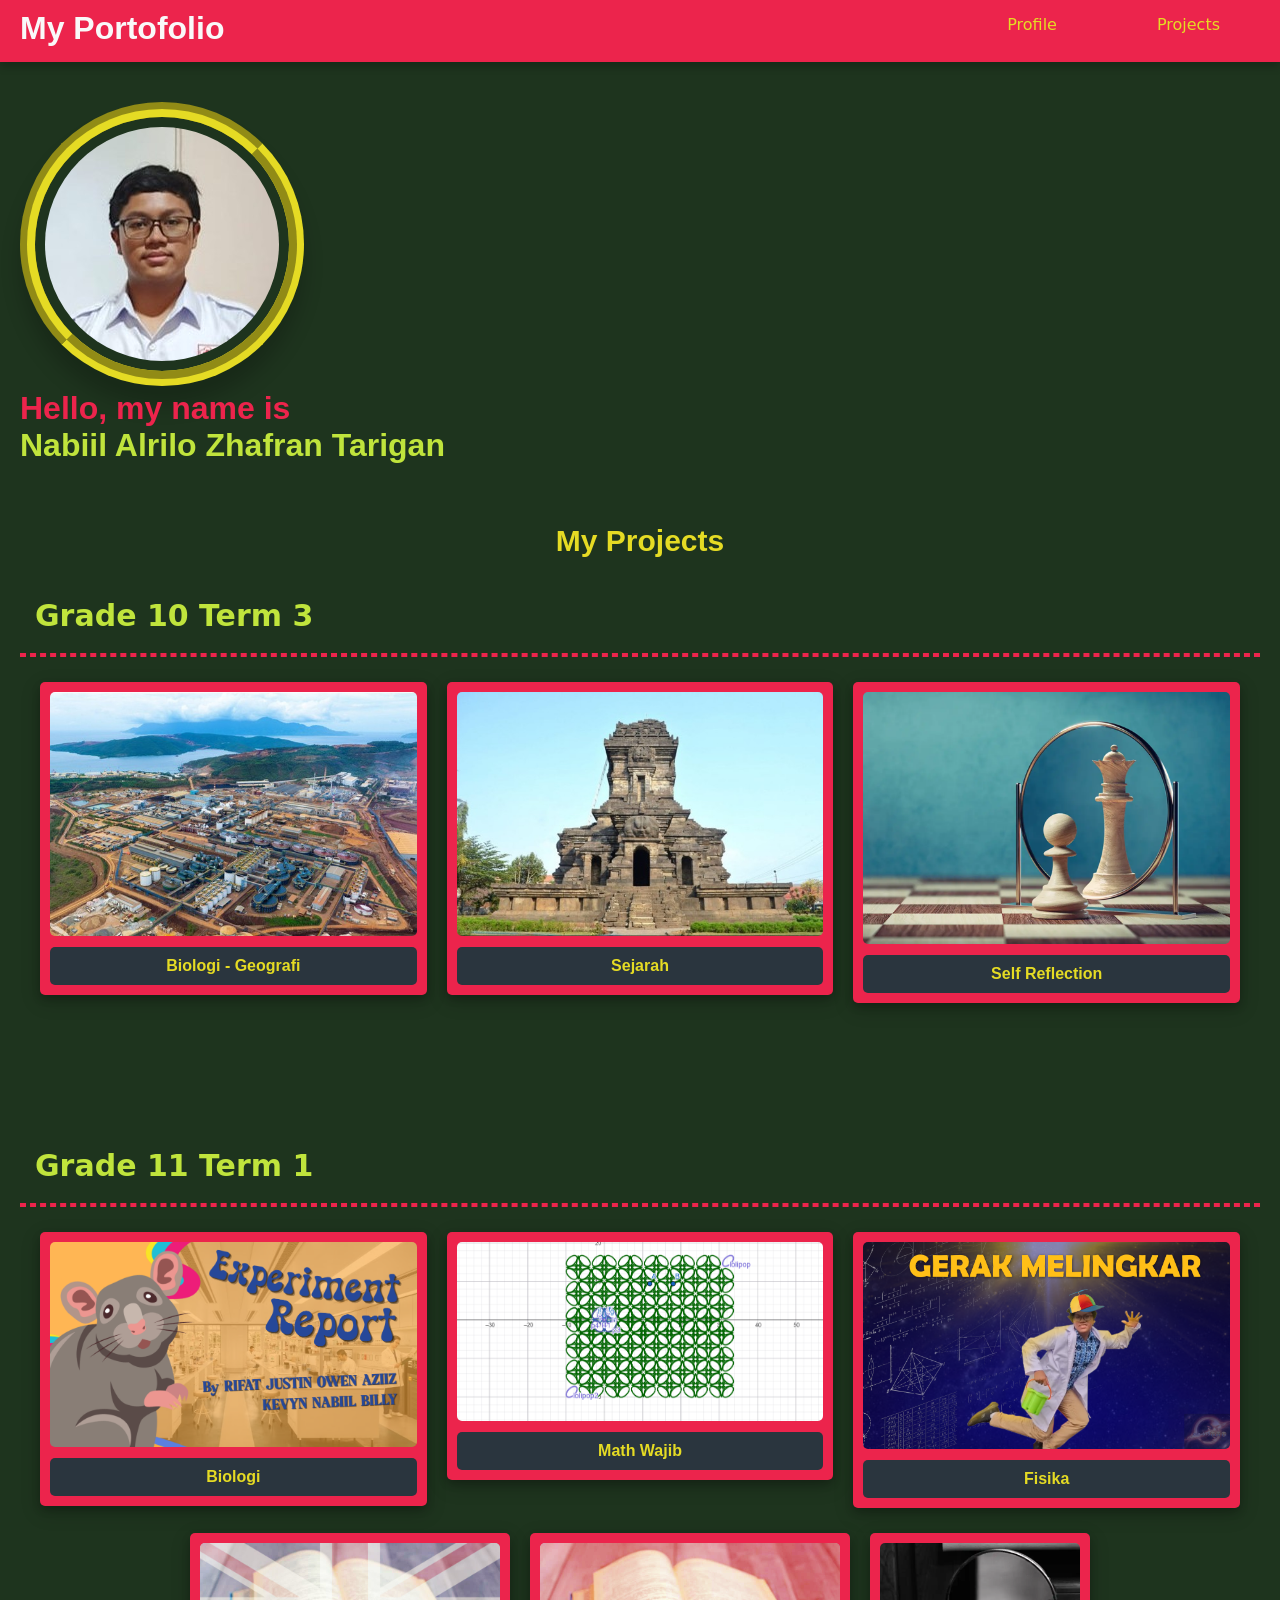
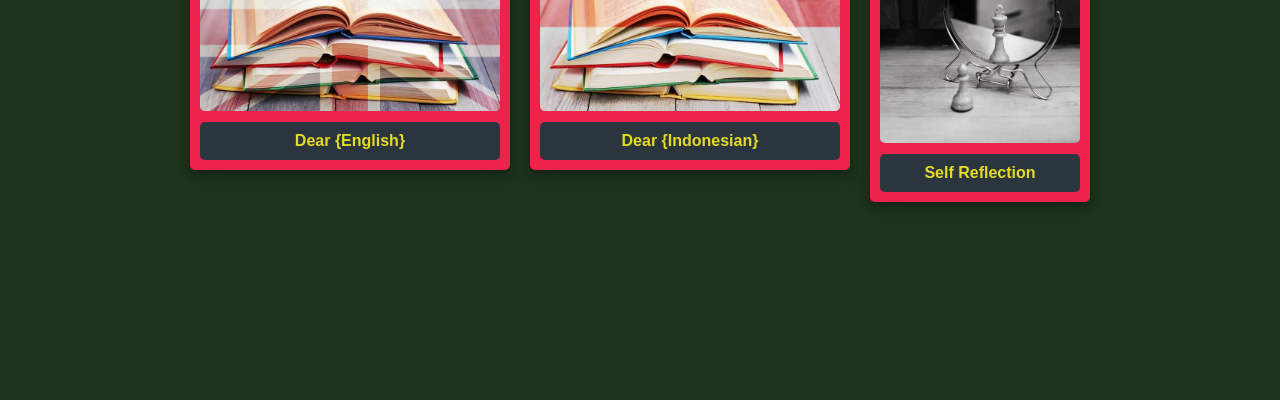
<file: index.html>
<!DOCTYPE html>

<html>
  <head>
    <title>Main Page</title>
    <link rel="stylesheet" href="style.css" />
  </head>

  <body class="index-body">
    <div class="top-bar">
      <h1 class="main-title">My Portofolio</h1>

      <div class="top-bar-nav">
        <ul class="top-bar-ul">
          <li><a href="#profile">Profile</a></li>
          <li><a href="#main-page-project">Projects</a></li>
        </ul>
      </div>
    </div>


    <header id="profile">
      <img
        class="profile-picture"
        src="imgs/Picture1.jpg"
        alt="a picture of me"
      >

      <h1 class="title">
        Hello, my name is
        <span class="name">
          Nabiil
          <span class="sub-name">Alrilo Zhafran Tarigan</span>
        </span>
      </h1>
    </header>


    <nav>

      <h2 id="main-page-project" class="main-page-project">
        My Projects
      </h2>


      <!-- Grade 10 Term 3 -->
      <div class="term-section">

        <h4 class="list-header">
          Grade 10 Term 3
        </h4>

        <hr>

        <div class="center">

          <ul class="term-10-3-nav">

            <li>
              <div class="project-ribbon">
                <a href="biologi-geografi-x.html">
                  <img src="imgs/pulau obi.jpg" alt="">
                </a>

                <div class="sejarah-link">
                  <a href="biologi-geografi-x.html">
                    Biologi - Geografi
                  </a>
                </div>
              </div>
            </li>


            <li>
              <div class="project-ribbon">
                <a href="sejarah.html">
                  <img src="imgs/singhasari.jpg" alt="">
                </a>

                <div class="sejarah-link">
                  <a href="sejarah.html">
                    Sejarah
                  </a>
                </div>
              </div>
            </li>


            <li>
              <div class="self-reflection-ribbon">
                <a href="self-reflection.html">
                  <img src="imgs/self-reflection-ribbon.png" alt="">
                </a>

                <div class="self-reflection-link">
                  <a href="self-reflection.html">
                    Self Reflection
                  </a>
                </div>
              </div>
            </li>
          </ul>
        </div>
      </div>

      <div style="height: 100px;">

      </div>

      <!-- Grade 11 Term 1 -->
      <div class="term-section">
        <h4 class="list-header">
          Grade 11 Term 1
        </h4>
        <hr>
        <div class="center">
          <ul class="term-11-1-nav">
            <!-- Grade 11 Term 1 projects go here -->

            <li>
              <div class="project-ribbon">
                <a href="biologi-xi.html">
                  <img src="imgs/experiment-report.png" alt="" style="min-width: 150px; max-width: 500px;">
                </a>

                <div class="sejarah-link">
                  <a href="biologi-xi.html">
                    Biologi
                  </a>
                </div>
              </div>
            </li>
            <li>
              <div class="project-ribbon">
                <a href="matwa-xi.html">
                  <img src="imgs/batik-thumbnail.png" alt="" style="min-width: 150px; max-width: 500px;">
                </a>
                <div class="sejarah-link">
                  <a href="matwa-xi.html">
                    Math Wajib
                  </a>
                </div>
              </div>
            </li>
            <li>
              <div class="project-ribbon">
                <a href="fisika-xi.html">
                  <img src="imgs/tumnail.png" alt="" style="min-width: 150px; max-width: 500px;">
                </a>
                <div class="sejarah-link">
                  <a href="fisika-xi.html">
                    Fisika
                  </a>
                </div>
              </div>
            </li>
          </ul>
        </div>
        <div class="center">
          <ul class="term-11-1-nav">
            <li>
              <div class="project-ribbon">
                <a href="dear-xi-eng.html">
                  <img src="imgs/dear-eng-xi.svg">
                </a>
                <div class="sejarah-link">
                  <a href="dear-xi-eng.html">
                    Dear {English}
                  </a>
                </div>
              </div>
            </li>

            <li>
              <div class="project-ribbon">
                <a href="dear-xi-indo.html">
                  <img src="imgs/dear-indo-xi.svg">
                </a>
                <div class="sejarah-link">
                  <a href="dear-xi-indo.html">
                    Dear {Indonesian}
                  </a>
                </div>
              </div>
            </li>

            <li>
              <div class="project-ribbon">
                <a href="self-reflection-xi.html">
                  <img src="imgs/self-reflection-ribbon-xi.webp" style="max-width: 200px;">
                </a>
                <div class="sejarah-link">
                  <a href="self-reflection-xi.html">
                    Self Reflection
                  </a>
                </div>
              </div>
            </li>
          </ul>
        </div>
      </div>
    </nav>


<script src="script.js"></script>
</body>
</html>
</file>
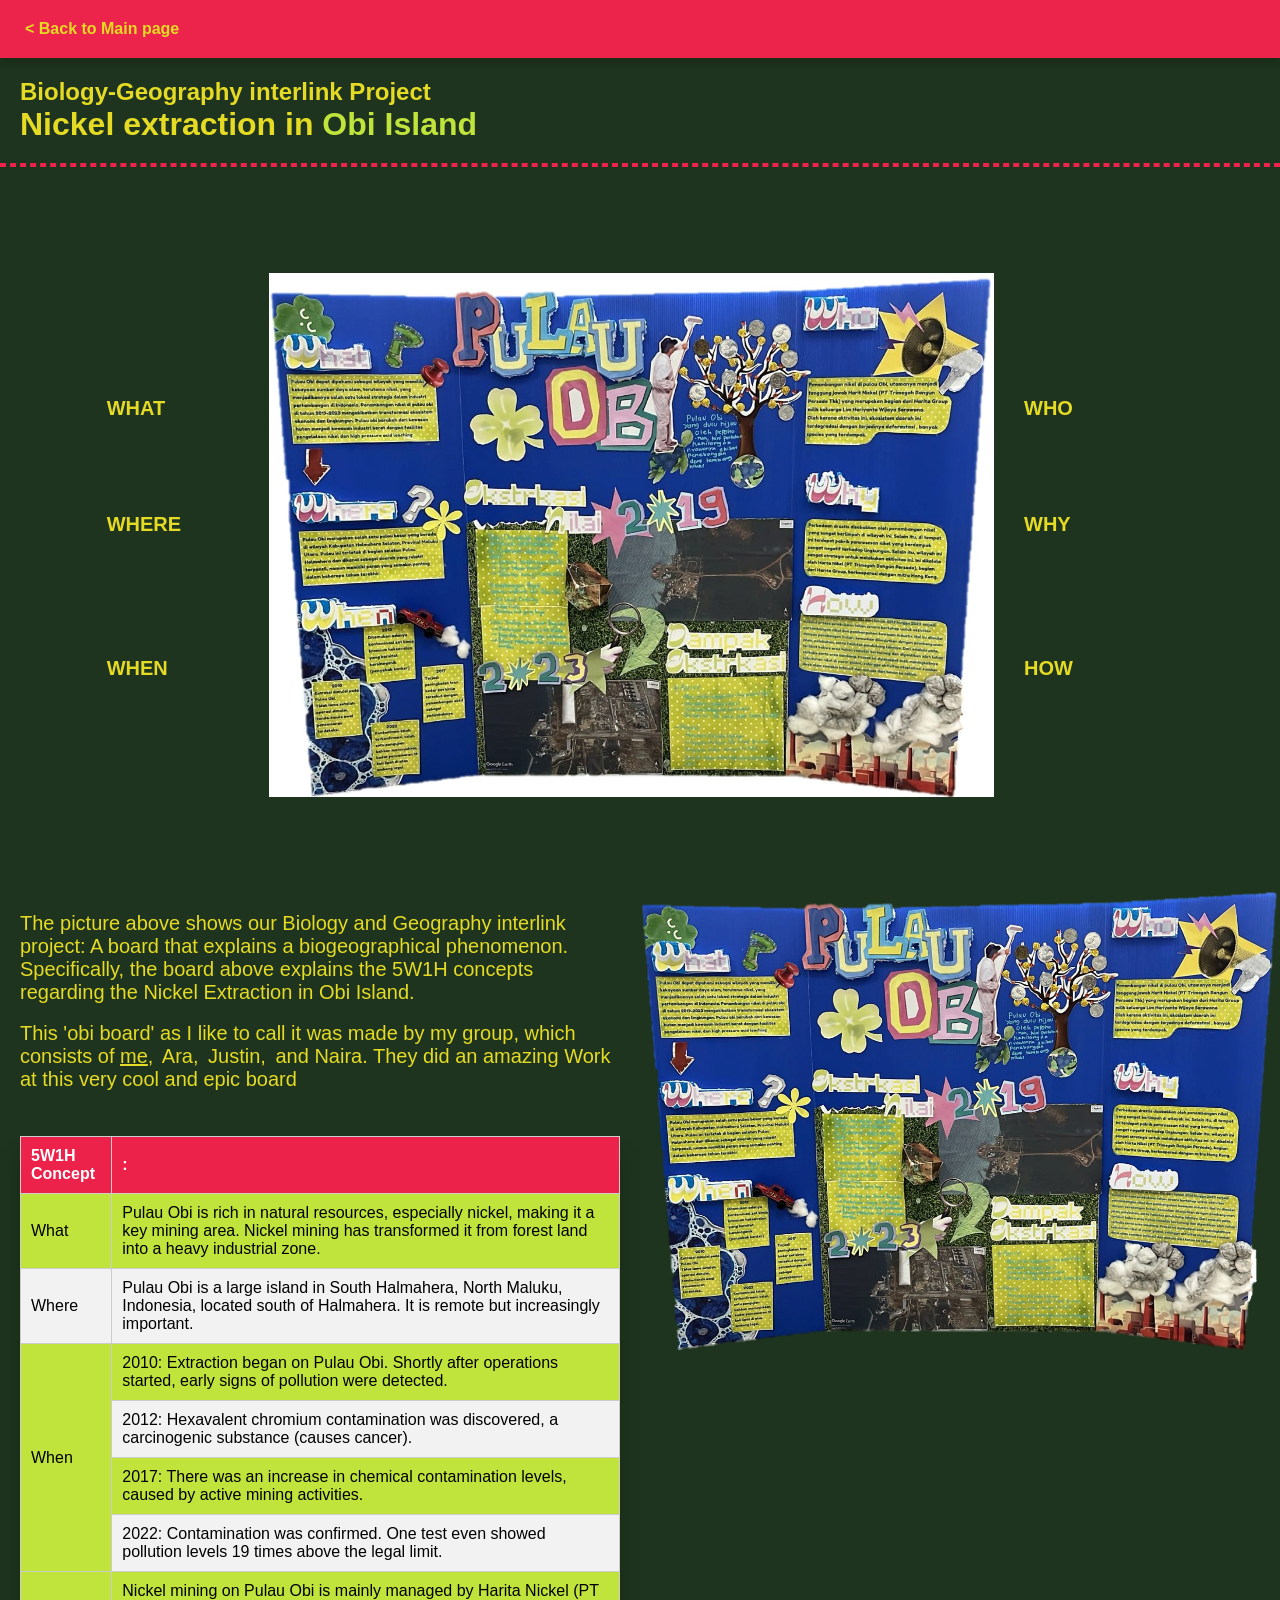
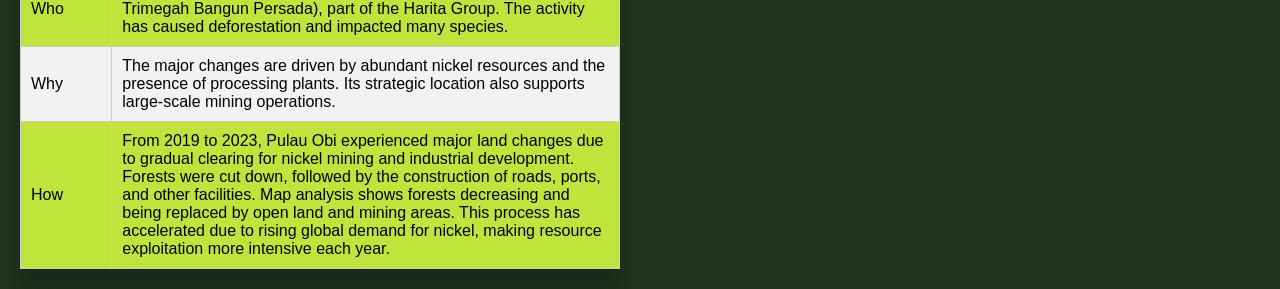
<file: biologi-geografi-x.html>
<!DOCTYPE html>
<html>
  <head>
    <title>Project biologi-geografi</title>
    <link rel="stylesheet" href="style.css" />
  </head>
  <body class="biologi-body">
    <nav class="biologi-nav">
      <ul>
        <li><a class="main-page-link" href="index.html">&lt; Back to Main page</a></li>
      </ul>
    </nav>
    <header class="biologi-header">
      <h2>Biology-Geography interlink Project</h2>
      <h1>Nickel extraction in <strong>Obi Island</strong><h1>
    </header>
    <hr>
    <main>
      <div class="biologi-img-div">
        <!--<a href="obi-board.html"><img class="obi-board" src="imgs/pulau-obi-thing.png"></a>-->
      </div>
      <div class="obi-board-content">
        <div class="obi-decor-left">
          <h4 class="obi-decor-what">WHAT</h4>
          <h4 class="obi-decor-where">WHERE</h4>
          <h4 class="obi-decor-when">WHEN</h4>
        </div>
        <div class="obi-decor-center">
          <a href="obi-board.html"><img class="obi-board" src="imgs/obi-board.jpeg.jpg" alt="a picture of obi board"></a>
        </div>
        <div class="obi-decor-right">
          <h4 class="obi-decor-who">WHO</h4>
          <h4 class="obi-decor-why">WHY</h4>
          <h4 class="obi-decor-how">HOW</h4>
        </div>
      </div>
      <div class="obi-explanation">
        <div class="obi-explanation-left">
          <div class="obi-explanation-what">
            <p>The picture above shows our Biology and Geography interlink project: A board that explains a biogeographical phenomenon.</p>
            <p>Specifically, the board above explains the 5W1H concepts regarding the Nickel Extraction in Obi Island.</p>
            <div>&ThickSpace;</div>
            <p>This 'obi board' as I like to call it was made by my group, which consists of <a href="index.html">me</a>,&ThinSpace; Ara,&ThinSpace; Justin,&ThinSpace; and Naira. They did an amazing Work at this very cool and epic board</p>
          </div>
          <div class="obi-explanation-table-div">
            <table class="obi-explanation-table">
              <thead>
                <th>5W1H Concept</th>
                <th>: </th>
              </thead>
              <tbody>
                <tr>
                  <td>What</td>
                  <td >Pulau Obi is rich in natural resources, especially nickel, making it a key mining area. Nickel mining has transformed it from forest land into a heavy industrial zone.</td>
                </tr>
                <tr>
                  <td>Where</td>
                  <td>Pulau Obi is a large island in South Halmahera, North Maluku, Indonesia, located south of Halmahera. It is remote but increasingly important.</td>
                </tr>
                <tr>
                  <td rowspan="4">When</td>
                  <td>2010: Extraction began on Pulau Obi. Shortly after operations started, early signs of pollution were detected.</td>
                </tr>
                <tr>
                  <td>2012: Hexavalent chromium contamination was discovered, a carcinogenic substance (causes cancer).</td>
                </tr>
                <tr>
                  <td>2017: There was an increase in chemical contamination levels, caused by active mining activities.</td>
                </tr>
                <tr>
                  <td>2022: Contamination was confirmed. One test even showed pollution levels 19 times above the legal limit.</td>
                </tr>
                <tr>
                  <td>Who</td>
                  <td>Nickel mining on Pulau Obi is mainly managed by Harita Nickel (PT Trimegah Bangun Persada), part of the Harita Group. The activity has caused deforestation and impacted many species.</td>
                </tr>
                <tr>
                  <td>Why</td>
                  <td>The major changes are driven by abundant nickel resources and the presence of processing plants. Its strategic location also supports large-scale mining operations.</td>
                </tr>
                <tr>
                  <td>How</td>
                  <td>From 2019 to 2023, Pulau Obi experienced major land changes due to gradual clearing for nickel mining and industrial development. Forests were cut down, followed by the construction of roads, ports, and other facilities. Map analysis shows forests decreasing and being replaced by open land and mining areas. This process has accelerated due to rising global demand for nickel, making resource exploitation more intensive each year.</td>
                </tr>
              </tbody>
            </table>
          </div>
        </div>
        <div class="obi-explanation-right">
          <img src="imgs/obi-board.png">
        </div>
      </div>

    </main>

    <script src="script.js"></script>
  </body>
</html>
</file>
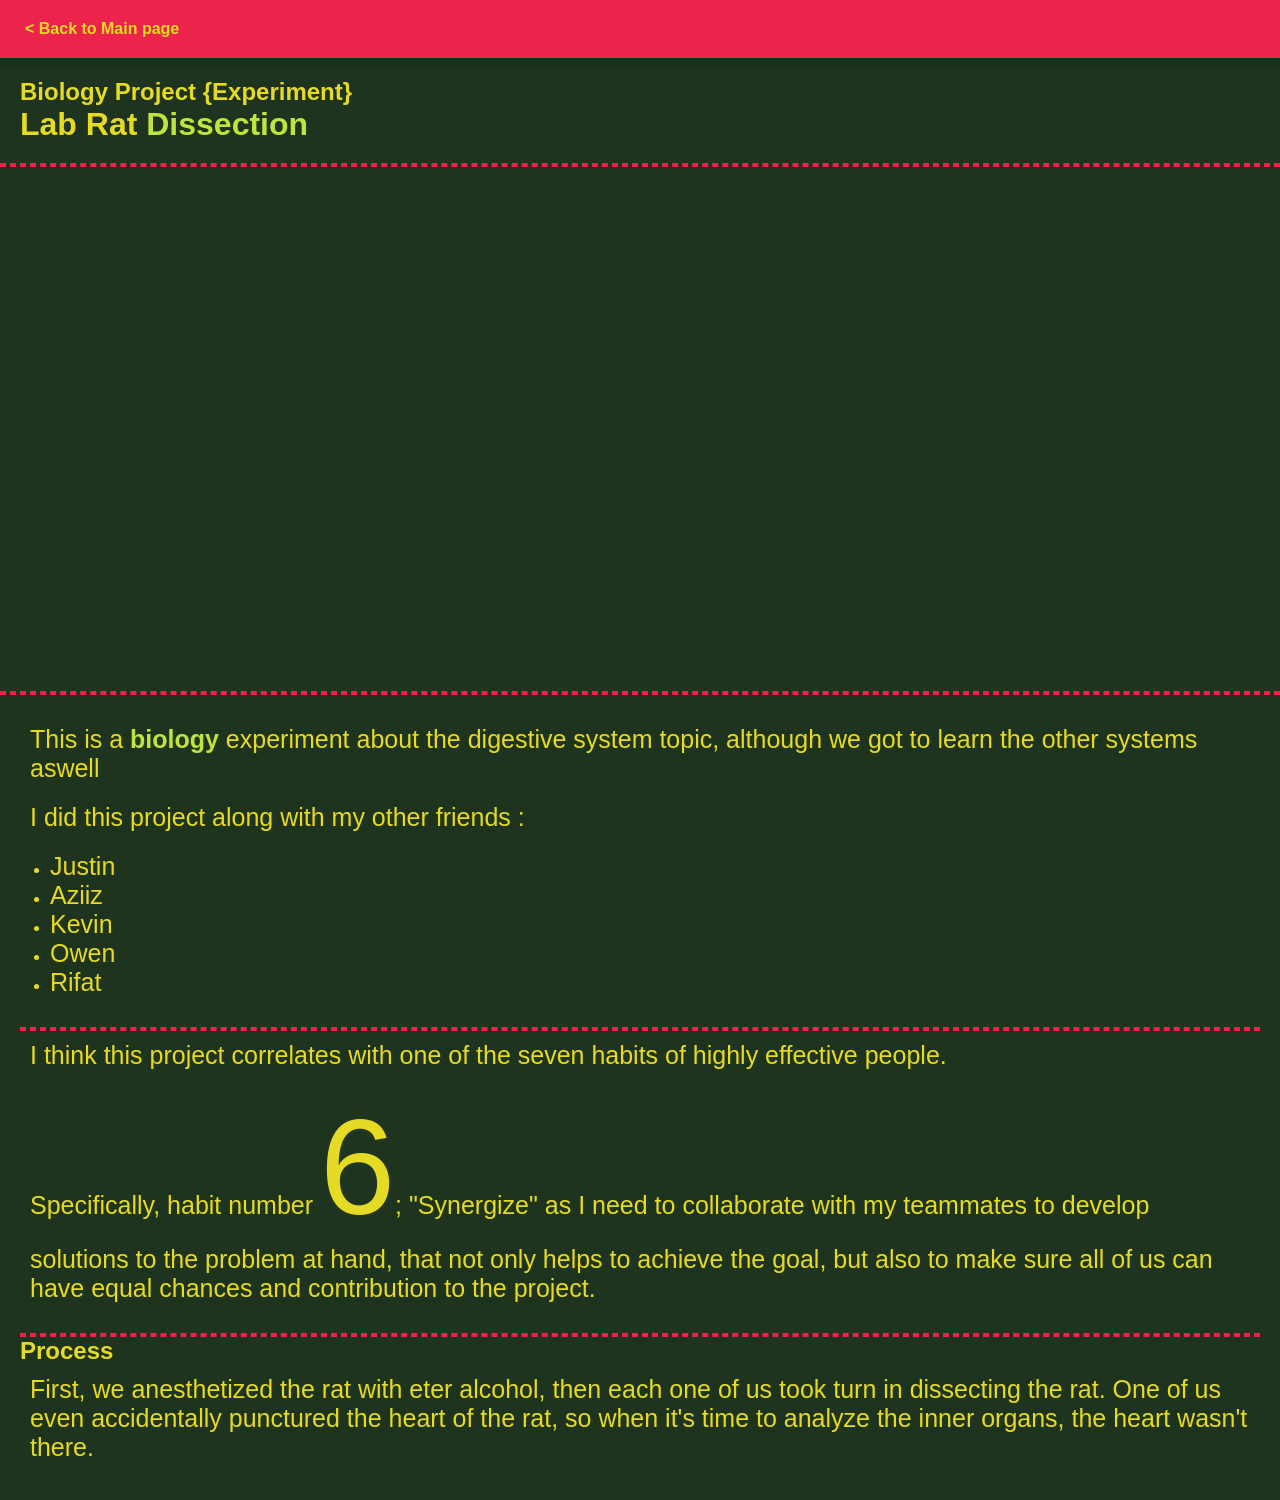
<file: biologi-xi.html>
<!DOCTYPE html>
<html>
  <head>
    <title>Project biologi</title>
    <link rel="stylesheet" href="style.css" />
  </head>
  <body class="biologi-body">
    <nav class="biologi-nav">
      <ul>
        <li><a class="main-page-link" href="index.html">&lt; Back to Main page</a></li>
      </ul>
    </nav>
    <header class="biologi-header">
      <h2>Biology Project {Experiment}</h2>
      <h1>Lab Rat <strong>Dissection</strong><h1>
    </header>
    <hr>
    <main>
      <div class="slideshow">
    <div class="canva-container">
        <iframe
            loading="lazy"
            src="https://www.canva.com/design/DAHSzOrtvTk/oWHdGTni9OZh_KXlto9H3Q/view?embed"
            allowfullscreen
            allow="fullscreen">
        </iframe>
    </div>
</div>
      <hr>
      <div style="color: #e5db24;padding: 20px;" class="biologi-xi-explanation-div">
        <p>This is a <strong>biology</strong> experiment about the digestive system topic, although we got to learn the other systems aswell</p>
        <p>I did this project along with my other friends : </p>
        <ul>
          <li><p>Justin</p></li>
          <li><p>Aziiz</p></li>
          <li><p>Kevin</p></li>
          <li><p>Owen</p></li>
          <li><p>Rifat</p></li>
        </ul>
        <hr>
        <div class="seven-habits">
          <p>I think this project correlates with one of the seven habits of highly effective people.</p>
          <p>Specifically, habit number <span>6</span>; "Synergize" as I need to collaborate with my teammates to develop solutions to the problem at hand, that not only helps to achieve the goal, but also to make sure all of us can have equal chances and contribution to the project.</p>
        </div>
        <hr>
        <h2>Process</h2>
        <p>First, we anesthetized the rat with eter alcohol, then each one of us took turn in dissecting the rat. One of us even accidentally punctured the heart of the rat, so when it's time to analyze the inner organs, the heart wasn't there.</p>
      </div>
    </main>

    <script></script>
  </body>
</html>
</file>
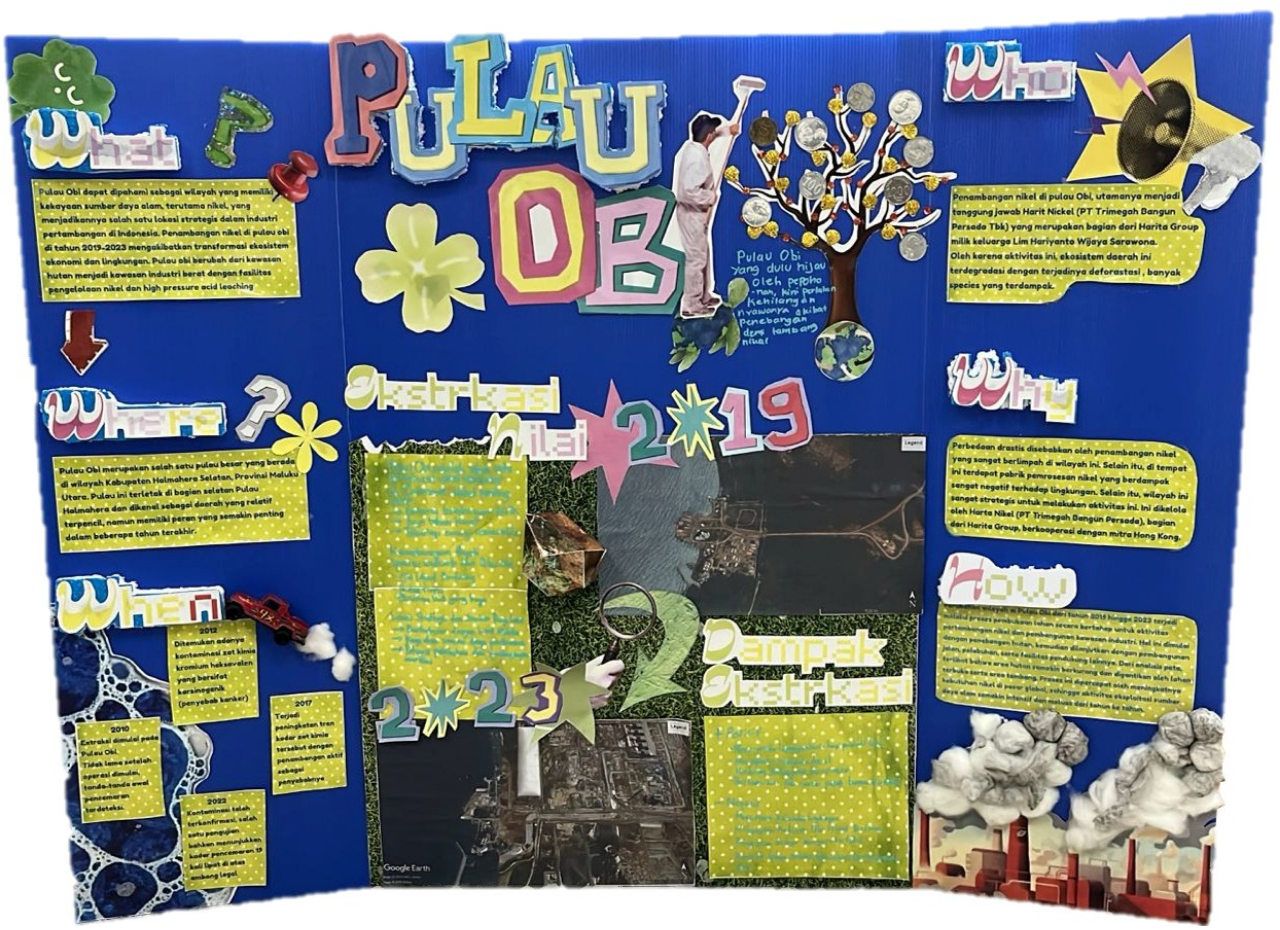
<file: obi-board.html>
<!DOCTYPE html>
<html>
  <head>
    <title>Obi board</title>
    <link rel="stylesheet" href="style.css" />
  </head>
  <body>
    <img src="imgs/obi-board.jpeg.jpg" width="100%">
    <script src="script.js"></script>
  </body>
</html>
</file>
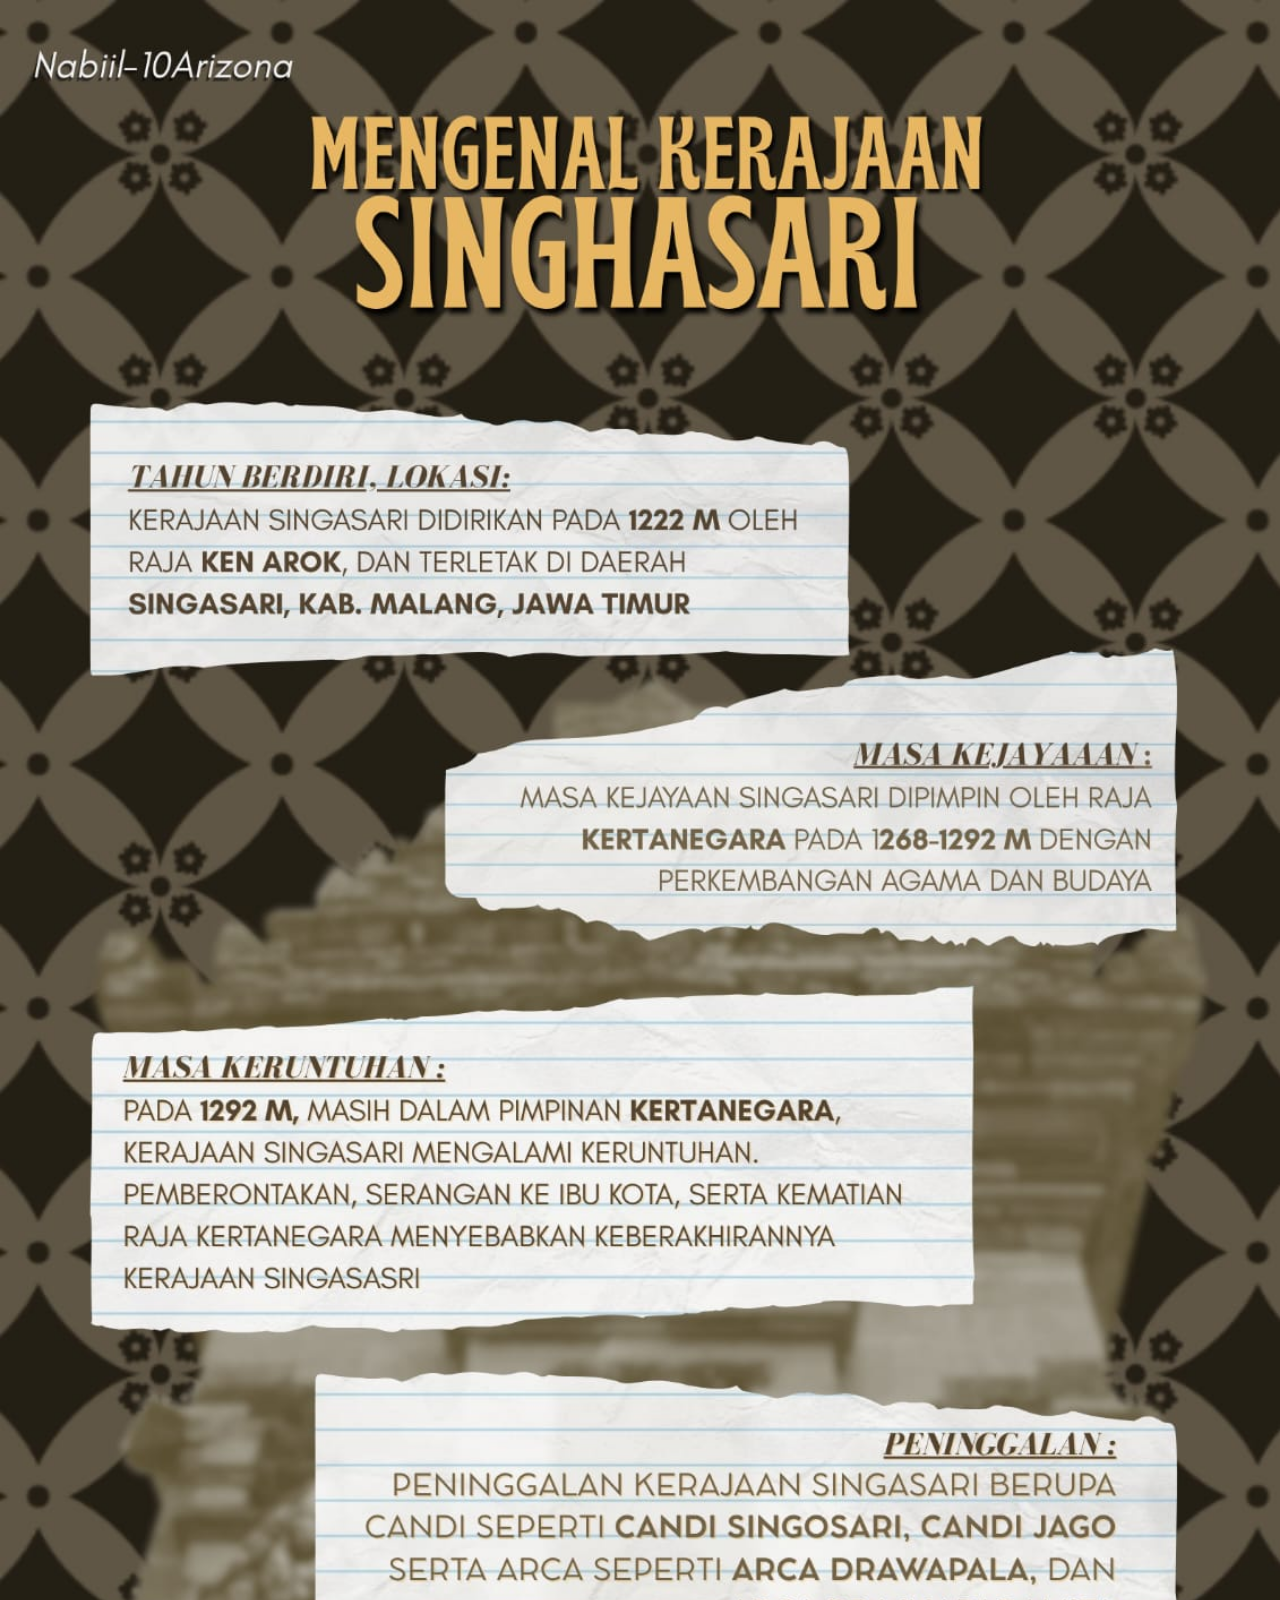
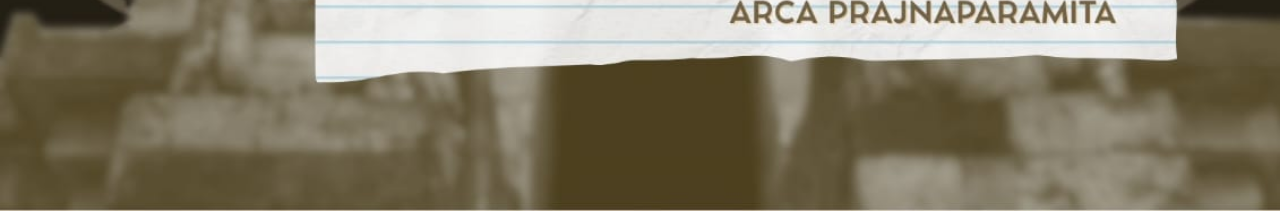
<file: poster.html>
<!DOCTYPE html>
<html>
  <head>
    <title>Poster</title>
    <link rel="stylesheet" href="style.css" />
  </head>
  <body>
    <img src="imgs/Poster-raw.jpeg" width="100%">
    <script src="script.js"></script>
  </body>
</html>
</file>
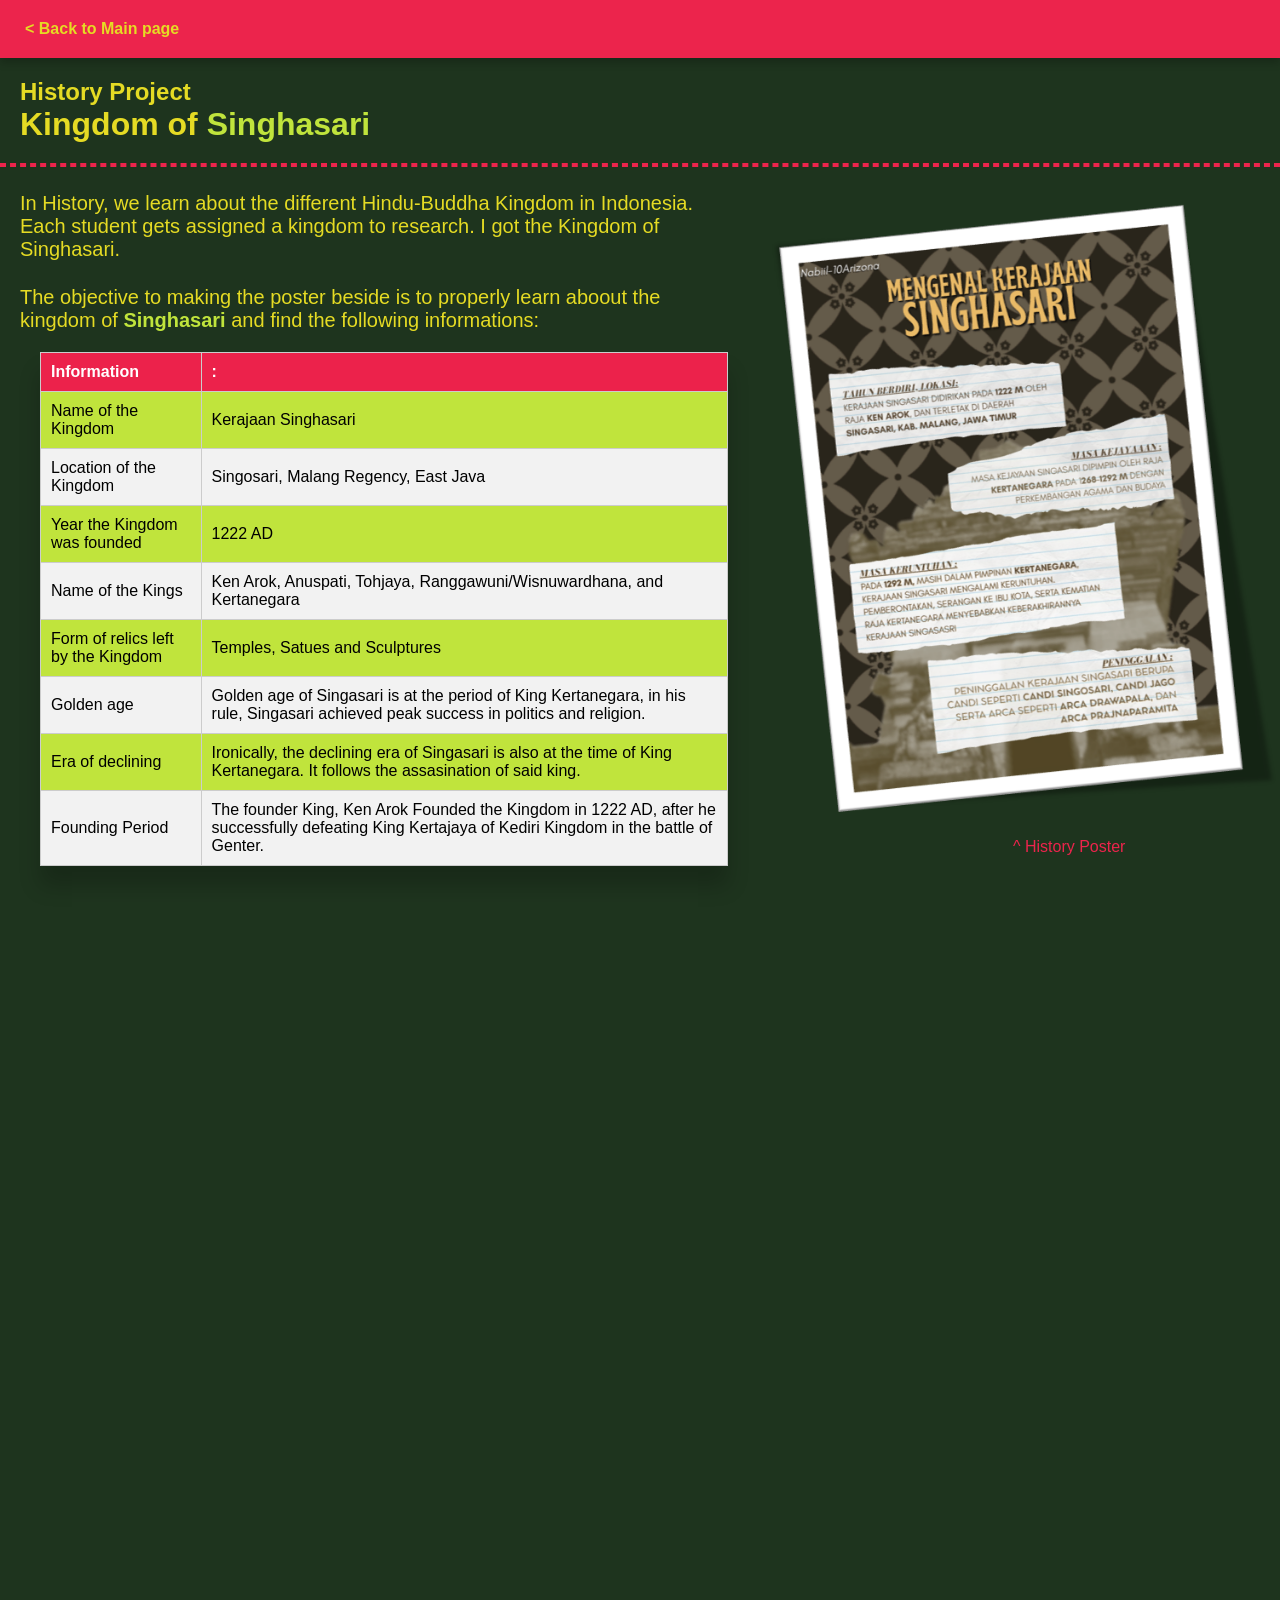
<file: sejarah.html>
<!DOCTYPE html>
<html>
  <head>
    <title>Project Sejarah</title>
    <link rel="stylesheet" href="style.css" />
  </head>
  <body class="sejarah-body">
    <nav class="sejarah-nav">
      <ul>
        <li><a class="main-page-link" href="index.html">&lt; Back to Main page</a></li>
      </ul>
    </nav>
    <header class="sejarah-header">
      <h2>History Project</h2>
      <h1>Kingdom of <strong>Singhasari</strong></h1>
    </header>
    <hr>
    <main>
      <div class="poster-div">
        <a href="poster.html"><img id="mainImage" class="poster" src="imgs/Poster.png"></a>
        <p class="poster-text"> ^ History Poster</p>
      </div>
      <div class="poster-content">
        <section class="what">
          <p>In History, we learn about the different Hindu-Buddha Kingdom in Indonesia.</p>
          <p>Each student gets assigned a kingdom to research. I got the Kingdom of Singhasari.</p>
        </section>
        <section class="why">
          <p>The objective to making the poster beside is to properly learn aboout the kingdom of <strong>Singhasari</strong> and find the following informations:</p>
          <div class="why-table-div">
            <table class="why-table">
              <thead class="why-table-head">
                <tr>
                  <th>Information</th>
                  <th>:</th>
                </tr>
              </thead>
              <tbody>
                <tr>
                  <td class="hover-area" data-img="imgs/Poster-alts/Poster-alt-0.png">Name of the Kingdom</td>
                  <td class="hover-area" data-img="imgs/Poster-alts/Poster-alt-0.png">Kerajaan Singhasari</td>
                </tr>
                <tr>
                  <td class="hover-area" data-img="imgs/Poster-alts/Poster-alt-1.png">Location of the Kingdom</td>
                  <td class="hover-area" data-img="imgs/Poster-alts/Poster-alt-1.png">Singosari, Malang Regency, East Java</td>
                </tr>
                <tr>
                  <td class="hover-area" data-img="imgs/Poster-alts/Poster-alt-1.png">Year the Kingdom was founded</td>
                  <td class="hover-area" data-img="imgs/Poster-alts/Poster-alt-1.png">1222 AD</td>
                </tr>
                <tr>
                  <td class="hover-area" data-img="imgs/Poster-alts/Poster-alt-3.png">Name of the Kings</td>
                  <td class="hover-area" data-img="imgs/Poster-alts/Poster-alt-3.png">Ken Arok, Anuspati, Tohjaya, Ranggawuni/Wisnuwardhana, and Kertanegara</td>
                </tr>
                <tr>
                  <td class="hover-area" data-img="imgs/Poster-alts/Poster-alt-4.png">Form of relics left by the Kingdom</td>
                  <td class="hover-area" data-img="imgs/Poster-alts/Poster-alt-4.png">Temples, Satues and Sculptures</td>
                </tr>
                <tr>
                  <td class="hover-area" data-img="imgs/Poster-alts/Poster-alt-2.png">Golden age</td>
                  <td class="hover-area" data-img="imgs/Poster-alts/Poster-alt-2.png">Golden age of Singasari is at the period of King Kertanegara, in his rule, Singasari achieved peak success in politics and religion.</td>
                </tr>
                <tr>
                  <td class="hover-area" data-img="imgs/Poster-alts/Poster-alt-5.png">Era of declining</td>
                  <td class="hover-area" data-img="imgs/Poster-alts/Poster-alt-5.png">Ironically, the declining era of Singasari is also at the time of King Kertanegara. It follows the assasination of said king.</td>
                </tr>
                <tr>
                  <td class="hover-area" data-img="imgs/Poster-alts/Poster-alt-1.png">Founding Period</td>
                  <td class="hover-area" data-img="imgs/Poster-alts/Poster-alt-1.png">The founder King, Ken Arok Founded the Kingdom in 1222 AD, after he successfully defeating King Kertajaya of Kediri Kingdom in the battle of Genter.</td>
                </tr>
              </tbody>
            </table>
          </div>
        </section>
        <section class="how">
        </section>
      </div>
    </main>
    <script src="script.js"></script>
  </body>
</html>
</file>
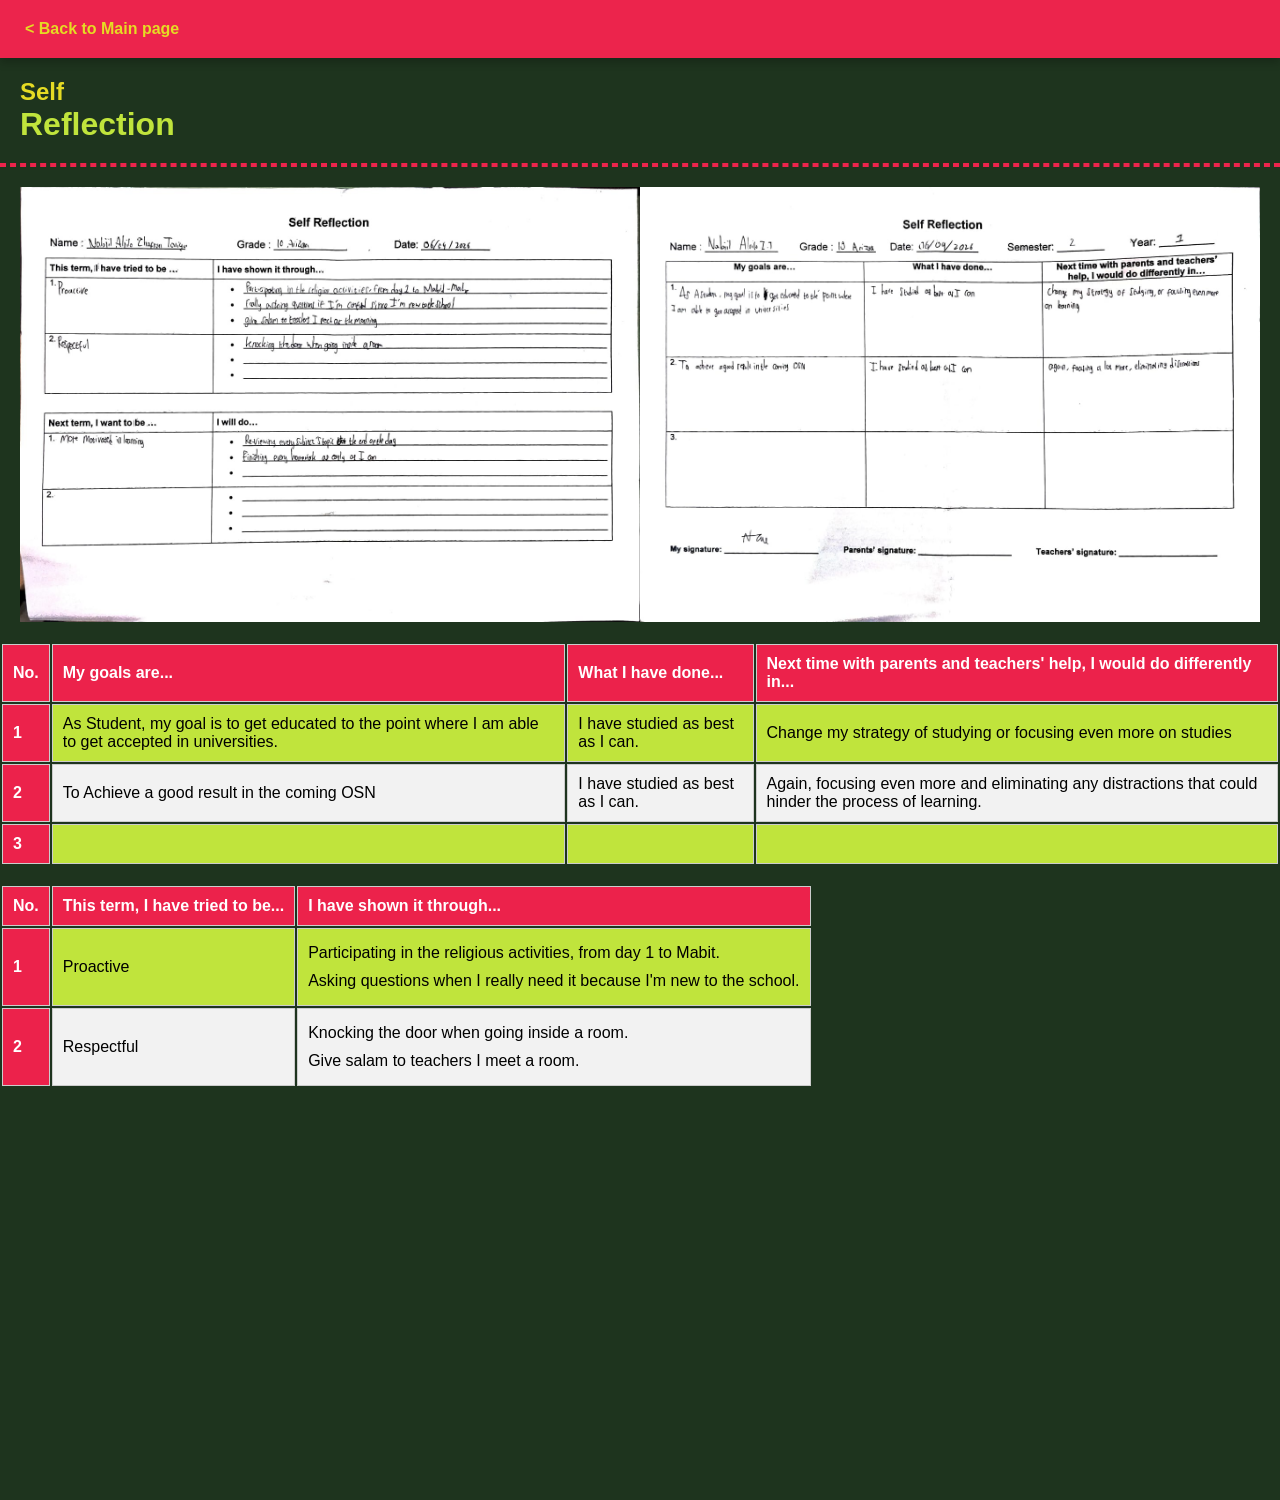
<file: self-reflection.html>
<!DOCTYPE html>
<html>
  <head>
    <title>Self Reflection</title>
    <link rel="stylesheet" href="style.css" />
  </head>
  <body class="biologi-body">
    <nav class="biologi-nav">
      <ul>
        <li><a class="main-page-link" href="index.html">&lt; Back to Main page</a></li>
      </ul>
    </nav>
    <header class="biologi-header">
      <h2>Self</h2>
      <h1><strong>Reflection</strong><h1>
    </header>
    <hr>
    <main>
      <div class="self-reflection-content" style="display: flex; margin: 20px;">
        <img src="imgs/WhatsApp Image 2026-04-08 at 05.55.07 (4).jpeg" style="width: 50%;">
        <img src="imgs/WhatsApp Image 2026-04-08 at 05.55.07 (4)1.jpeg" style="width: 50%;">
      </div>
      <div class="self-reflection-table-div">
        <table class="self-reflection-table-1">
            <thead>
                <th>No.</th>
                <th>My goals are...</th>
                <th>What I have done...</th>
                <th>Next time with parents and teachers' help, I would do differently in...</th>
            </thead>
            <tbody>
                <tr>
                    <th scope="col">1</th>
                    <td>As Student, my goal is to get educated to the point where I am able to get accepted in universities.</td>
                    <td>I have studied as best as I can.</td>
                    <td>Change my strategy of studying or focusing even more on studies</td>
                </tr>
                <tr>
                    <th scope="col">2</th>
                    <td>To Achieve a good result in the coming OSN</td>
                    <td>I have studied as best as I can.</td>
                    <td>Again, focusing even more and eliminating any distractions that could hinder the process of learning.</td>
                </tr>
                <tr>
                    <th scope="col">3</th>
                    <td></td>
                    <td></td>
                    <td></td>
                </tr>
            </tbody>
        </table>
        <div>&ThinSpace;</div>
        <table class="self-reflection-table-2">
            <thead>
                <th>No.</th>
                <th>This term, I have tried to be...</th>
                <th>I have shown it through...</th>
            </thead>
            <tbody>
                <tr>
                    <th scope="col">1</th>
                    <td>Proactive</td>
                    <td>
                      <ul class="self-reflection-list">
                        <li>Participating in the religious activities, from day 1 to Mabit.</li>
                        <li>Asking questions when I really need it because I'm new to the school.</li>
                      </ul>
                    </td>
                </tr>
                <tr>
                    <th scope="col">2</th>
                    <td>Respectful</td>
                    <td>
                      <ul class="self-reflection-list">
                        <li>Knocking the door when going inside a room.</li>
                        <li>Give salam to teachers I meet a room.</li>
                      </ul>
                    </td>
                </tr>
            </tbody>
        </table>
      </div>
    </main>

    <script src="script.js"></script>
  </body>
</html>
</file>
<file: style.css>
* {
  margin: 0;
  padding: 0;
  box-sizing: border-box;;
  }

.index-body {
padding: 0%;
font-family: Arial, Helvetica, sans-serif;
background-color: rgb(30, 52, 30);
height: 2000px;
overflow: scroll;
}

.sejarah-body {
padding: 0%;
font-family: Arial, Helvetica, sans-serif;
background-color: rgb(30, 52, 30);
height: 2000px;
overflow: scroll;
}

.biologi-body {
padding: 0%;
font-family: Arial, Helvetica, sans-serif;
background-color: rgb(30, 52, 30);
height: 1500px;
overflow: scroll;
}

/* back */
.back-black {
  background-color: rgb(42, 53, 62) !important;
}

/* Navigation */

nav {
display: block;
width: 100%;
padding: 20px;
}

header {
margin: 20px;
}

/* Project term sections */

.term-section {
width: 100%;
}

/* Centers the projects within each term */

.center {
display: flex;
justify-content: center;
margin: 25px 20px;
}

/* Titles */

.title {
color: #ec244c;
font-family: Arial, Helvetica, sans-serif;
}

.name {
color: #c0e43c;
display: block;
font-family: Arial, Helvetica, sans-serif;
}

.sub-name {
font-family: Arial, Helvetica, sans-serif;
overflow: hidden;
transition: font-family 2s;
}

span:hover .sub-name {
font-family: 'Franklin Gothic Medium', 'Arial Narrow', Arial, sans-serif;
}

strong {
color: #c0e43c;
}

/* Horizontal lines */

hr {
border: 2px dashed #ec244c;
margin-top: 20px;
}

.currentTime {
color: #e5db24;
}

/* Main project title */

.main-page-project {
color: #e5db24;
text-align: center;
font-family: Arial, Helvetica, sans-serif;
font-weight: bold;
font-size: 30px;
padding: 20px;
margin: auto;
max-width: 500px;
}

.main-page-project:hover {
color: #c0e43c;
}

/* Sejarah navigation */

.sejarah-nav {
display: block;
position: sticky;
top: 0;
z-index: 10;
background-color: #ec244c;
box-shadow: 0 5px 8px rgba(0,0,0,0.2);
}

.sejarah-nav li {
margin: 0 5px;
color: #e5db24;
list-style: none;
}

.sejarah-nav li a {
color: #e5db24;
font-family: 'Segoe UI', Tahoma, Geneva, Verdana, sans-serif;
font-weight: bold;
text-decoration: none;
}

.sejarah-nav li a:hover {
color: #c0e43c;
}

/* Biologi navigation */

.biologi-nav {
display: block;
position: sticky;
top: 0;
z-index: 10;
background-color: #ec244c;
box-shadow: 0 5px 8px rgba(0, 0, 0, 0.2);
}

.biologi-nav li {
margin: 0 5px;
list-style: none;
}

.biologi-nav li a {
color: #e5db24;
font-family: 'Segoe UI', Tahoma, Geneva, Verdana, sans-serif;
font-weight: bold;
text-decoration: none;
}

.biologi-nav li a:hover {
color: #c0e43c;
}

/* Page headers */

.sejarah-header {
color: #e5db24;
margin: 20px 0 0 20px;
font-family: Arial, Helvetica, sans-serif;
}

.biologi-header {
color: #e5db24;
margin: 20px 0 0 20px;
font-family: Arial, Helvetica, sans-serif;
}

/* Profile picture */

.profile-picture {
border: 15px groove #e5db24;
border-radius: 50%;
padding: 10px;
margin: 20px 0px 0 0;
overflow: hidden;
box-shadow: 0 20px 20px rgba(0,0,0,0.2);
}

/* What / Why */

.what {
margin: 25px 20px;
}

.what p {
color: #e5db24;
font-size: 20px;
font-family: 'Gill Sans', 'Gill Sans MT', Calibri, 'Trebuchet MS', sans-serif;
}

.why {
margin: 25px 20px;
}

.why p {
color: #e5db24;
font-size: 20px;
font-family: 'Gill Sans', 'Gill Sans MT', Calibri, 'Trebuchet MS', sans-serif;
max-width: 700px;
}

/* Term headings */

.list-header {
color: #c0e43c;
font-size: 30px;
font-family: system-ui, -apple-system, BlinkMacSystemFont, 'Segoe UI',
Roboto, Oxygen, Ubuntu, Cantarell, 'Open Sans', 'Helvetica Neue',
sans-serif;
font-weight: bold;
margin: 20px 0 0 15px;
}

/* Project ribbons */

.term-10-3-nav {
display: flex;
gap: 20px;
list-style-type: none;
padding: 0;
}

.term-10-3-nav li {
list-style: none;
}

/* Grade 11 projects */

.term-11-1-nav {
display: flex;
gap: 20px;
list-style-type: none;
padding: 0;
}

.term-11-1-nav li {
list-style: none;
}

/* Sejarah ribbon */

.project-ribbon {
background-color: #ec244c;
width: 100%;
padding: 10px;
border-radius: 5px;
box-shadow:
0 4px 8px 0 rgba(0, 0, 0, 0.2),
0 6px 20px 0 rgba(0, 0, 0, 0.19);
}

.project-ribbon img {
opacity: 100%;
width: 100%;
border-radius: 5px;
transform: width 2s;
}

.project-ribbon img:hover {
opacity: 70%;
}

/* Sejarah link */

.sejarah-link {
text-align: center;
margin-top: 7px;
padding: 10px 20px;
background-color: rgb(42, 53, 62);
border-radius: 5px;
}

.sejarah-link a {
color: #e5db24;
font-family: 'Segoe UI', Tahoma, Geneva, Verdana, sans-serif;
font-weight: bold;
text-decoration: none;
}

.sejarah-link a:hover {
color: #c0e43c;
}

/* Self reflection ribbon */

.self-reflection-ribbon {
background-color: #ec244c;
width: 100%;
padding: 10px;
border-radius: 5px;
box-shadow:
0 4px 8px 0 rgba(0, 0, 0, 0.2),
0 6px 20px 0 rgba(0, 0, 0, 0.19);
}

.self-reflection-ribbon img {
opacity: 100%;
width: 100%;
border-radius: 5px;
transform: width 2s;
}

.self-reflection-ribbon img:hover {
opacity: 70%;
}

/* Self reflection link */

.self-reflection-link {
text-align: center;
margin-top: 7px;
padding: 10px 20px;
background-color: rgb(42, 53, 62);
border-radius: 5px;
}

.self-reflection-link a {
color: #e5db24;
font-family: 'Segoe UI', Tahoma, Geneva, Verdana, sans-serif;
font-weight: bold;
text-decoration: none;
}

.self-reflection-link a:hover {
color: #c0e43c;
}

.self-reflection-image{
  margin-left: 25%;
}
.self-reflection-image img {
  width: 800px;
}

/* Top bar */

.top-bar {
display: flex;
position: sticky;
top: 0;
width: 100%;
padding: 10px 20px;
z-index: 10;
background-color: #ec244c;
border-bottom: 5px solid #ec244c;
box-shadow: 0 5px 8px rgba(0, 0, 0, 0.2);
font-family: Arial, Helvetica, sans-serif;
}

.top-bar-nav {
margin-left: auto;
margin-top: 5px;
}

.top-bar-ul {
display: flex;
gap: 20px;
list-style-type: none;
padding: 0;
}

.top-bar-ul li {
list-style: none;
margin: 0 20px;
padding: 0 20px;
}

.top-bar-ul li a {
color: #e5db24;
text-decoration: none;
font-family: system-ui, -apple-system, BlinkMacSystemFont, 'Segoe UI',
Roboto, Oxygen, Ubuntu, Cantarell, 'Open Sans', 'Helvetica Neue',
sans-serif;
}

.top-bar-ul li a:hover {
color: #c0e43c;
}

.main-title {
color: #f9f9f9;
font-family: Arial, Helvetica, sans-serif;
font-size: xx-large;
}

/* Poster */

.poster-div {
display: flex;
position: sticky;
top: 70px;
float: right;
max-width: 40%;
}

.poster {
opacity: 1;
max-width: 100%;
min-width: 200px;
}

.poster-text {
opacity: 1;
display: block;
position: absolute;
top: 100%;
right: 67px;
max-width: 40%;
min-width: 200px;
color: #ec244c;
}

.poster:hover {
opacity: 70%;
}

.poster-content {
max-width: 60%;
}

figcaption {
position: relative;
}

/* Sejarah Table */

.why-table-div {
width: 100%;
padding: 20px;
}

.why-table {
width: 100%;
border-collapse: collapse;
box-shadow: 0 20px 20px rgba(0,0,0,0.2);
}

th,
td {
border: 1px solid #ccc;
padding: 10px;
text-align: left;
}

th {
background-color: #ec224b;
color: white;
}

tr:nth-child(even) {
background-color: #f2f2f2;
}

tr:nth-child(odd) {
background-color: #c0e43c;
}

tr:hover {
background-color: #ddd;
}

/* Obi Board */

.biologi-img-div {
opacity: 1;
display: flex;
position: sticky;
top: 90px;
margin-top: 20px;
}

.obi-board {
opacity: 1;
max-width: 170%;
margin-left: -37%;
}

.obi-board:hover {
opacity: 0.7;
}

.obi-board-content {
min-height: 700px;
display: flex;
flex-direction: row;
align-items: center;
}

.obi-decor-left h4 {
color: #e5db24;
font-size: 20px;
font-family: 'Segoe UI', Tahoma, Geneva, Verdana, sans-serif;
left: 25%;
}

.obi-decor-right h4 {
color: #e5db24;
font-size: 20px;
font-family: 'Segoe UI', Tahoma, Geneva, Verdana, sans-serif;
left: 40%;
}

.obi-decor-left {
position: relative;
height: 400px;
flex: 1;
}

.obi-decor-what {
position: absolute;
top: 15%;
}

.obi-decor-where {
position: absolute;
top: 44%;
}

.obi-decor-when {
position: absolute;
top: 80%;
}

.obi-decor-center {
flex: 1;
}

.obi-decor-center img {
background-color: transparent;
}

.obi-decor-right {
position: relative;
height: 400px;
flex: 1;
}

.obi-decor-who {
position: absolute;
top: 15%;
}

.obi-decor-why {
position: absolute;
top: 44%;
}

.obi-decor-how {
position: absolute;
top: 80%;
}

/* Obi explanation */

.obi-explanation {
display: flex;
}

.obi-explanation-left,
.obi-explanation-right {
flex: 1;
}

.obi-explanation-right img {
width: 100%;
display: flex;
position: sticky;
top: 10%;
}

.obi-explanation-table-div {
width: 100%;
padding: 20px;
}

.obi-explanation-table {
width: 100%;
border-collapse: collapse;
box-shadow: 0 20px 20px rgba(0,0,0,0.2);
}

.obi-explanation-what {
margin: 25px 20px;
}

.obi-explanation-what a,
.obi-explanation-what p {
color: #e5db24;
font-size: 20px;
font-family: 'Gill Sans', 'Gill Sans MT', Calibri,
'Trebuchet MS', sans-serif;
}

/* Self reflection list */

.self-reflection-list {
list-style: none;
}

.self-reflection-list li {
padding: 5px 0;
}


/* Biologi xi */
.slideshow {
  width: 100%;
  display: flex;
  justify-content: center;
}

.canva-container {
  position: relative;
  width: 70%;
  aspect-ratio: 16 / 9;
  overflow: hidden;
  border-radius: 8px;
  box-shadow: 0 2px 8px rgba(63, 69, 81, 0.16);
}

.canva-container iframe {
  position: absolute;
  width: 100%;
  height: 100%;
  top: 0;
  left: 0;
  border: none;
}
.biologi-xi-explanation-div {

}
.biologi-xi-explanation-div p {
  font-size: 25px;
  padding: 10px;
  font-family:'Lucida Sans', 'Lucida Sans Regular', 'Lucida Grande', 'Lucida Sans Unicode', Geneva, Verdana, sans-serif;
  text-shadow: 1px 1px 5px rgba(90, 89, 89, 0.2);
}
.biologi-xi-explanation-div ul {
  padding: 10px;
  margin-left: 20px;
}
.biologi-xi-explanation-div ul p {
  padding: 0;
}


/* Matwa xi */
.batik-image {
  display: flex;
  align-items: center;
  justify-content: center;
  padding-top: 20px;
}
.batik-image img {
  width: 40%;
}
.gt-explanation {
  display: flex;
  gap: 20px;
  justify-content: center;
  align-items: center;
}
.gt-explanation div {
  width: 200px;
  border-radius: 10px;
  background-color: aliceblue;
  text-align: center;
}
.gt-process-explanation {

}
.gt-process-explanation-div {
  padding: 10px 0;
  display: flex;
}
.gt-process-explanation-div .flex-one {
  width: 70%;
}
.gt-process-explanation-div h2 {
  padding-left: 10px;
}
.gt-process-explanation-div .flex-two {
  width: 20%;
}
.gt-process-explanation-div .flex-two img {
  width: 100%;
  height: auto;
  display: block;
}

/* seven habits */
.seven-habits span {
  font-size: 15vh;
  font-family: Impact, Haettenschweiler, 'Arial Narrow Bold', sans-serif;
}

/* DEAR */
.dear-layout{
  display: flex;
}
.dear-flex1{
  flex: 0 0 60%;
  padding: 20px;
  color: #e5db24;
}
.dear-flex2 {
  flex: 0 0 40%;
}

.dear-layout h1 {
  font-family:'Trebuchet MS', 'Lucida Sans Unicode', 'Lucida Grande', 'Lucida Sans', Arial, sans-serif;
  font-size: 10vh;
}

.dear-flex1 p {
  padding-top: 20px;
  font-size: x-large;
}
.dear-extra{
  position:absolute;
  right: 50px;
}
</file>
